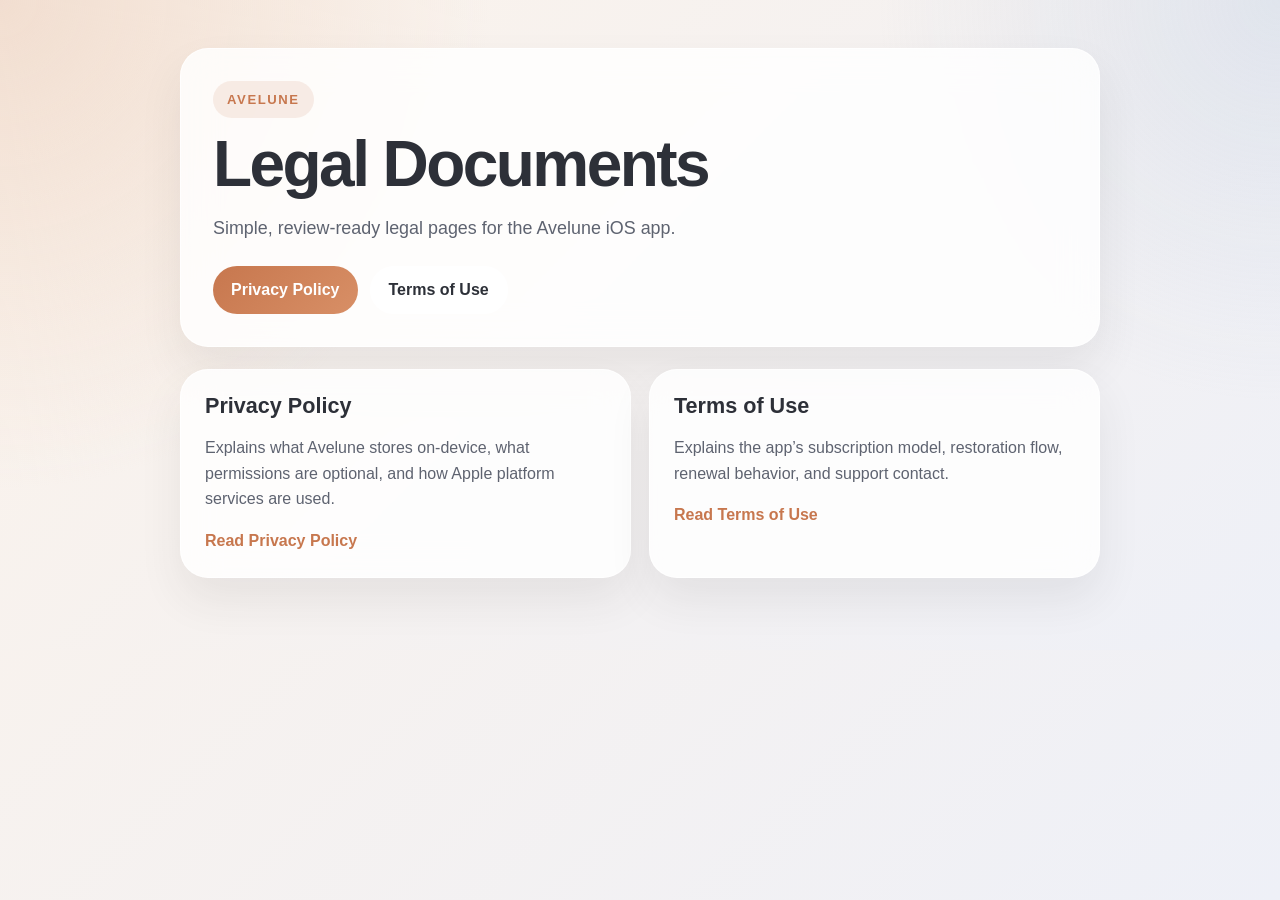
<file: index.html>
<!DOCTYPE html>
<html lang="en">
<head>
  <meta charset="utf-8">
  <meta name="viewport" content="width=device-width, initial-scale=1">
  <title>Avelune Legal</title>
  <meta name="description" content="Avelune legal documents including Privacy Policy and Terms of Use.">
  <link rel="stylesheet" href="./styles.css">
</head>
<body>
  <main class="page">
    <section class="hero card">
      <p class="eyebrow">Avelune</p>
      <h1>Legal Documents</h1>
      <p class="lede">Simple, review-ready legal pages for the Avelune iOS app.</p>
      <div class="actions">
        <a class="button primary" href="./privacy.html">Privacy Policy</a>
        <a class="button secondary" href="./terms.html">Terms of Use</a>
      </div>
    </section>

    <section class="grid">
      <article class="card">
        <h2>Privacy Policy</h2>
        <p>Explains what Avelune stores on-device, what permissions are optional, and how Apple platform services are used.</p>
        <a class="text-link" href="./privacy.html">Read Privacy Policy</a>
      </article>

      <article class="card">
        <h2>Terms of Use</h2>
        <p>Explains the app’s subscription model, restoration flow, renewal behavior, and support contact.</p>
        <a class="text-link" href="./terms.html">Read Terms of Use</a>
      </article>
    </section>
  </main>
</body>
</html>
</file>
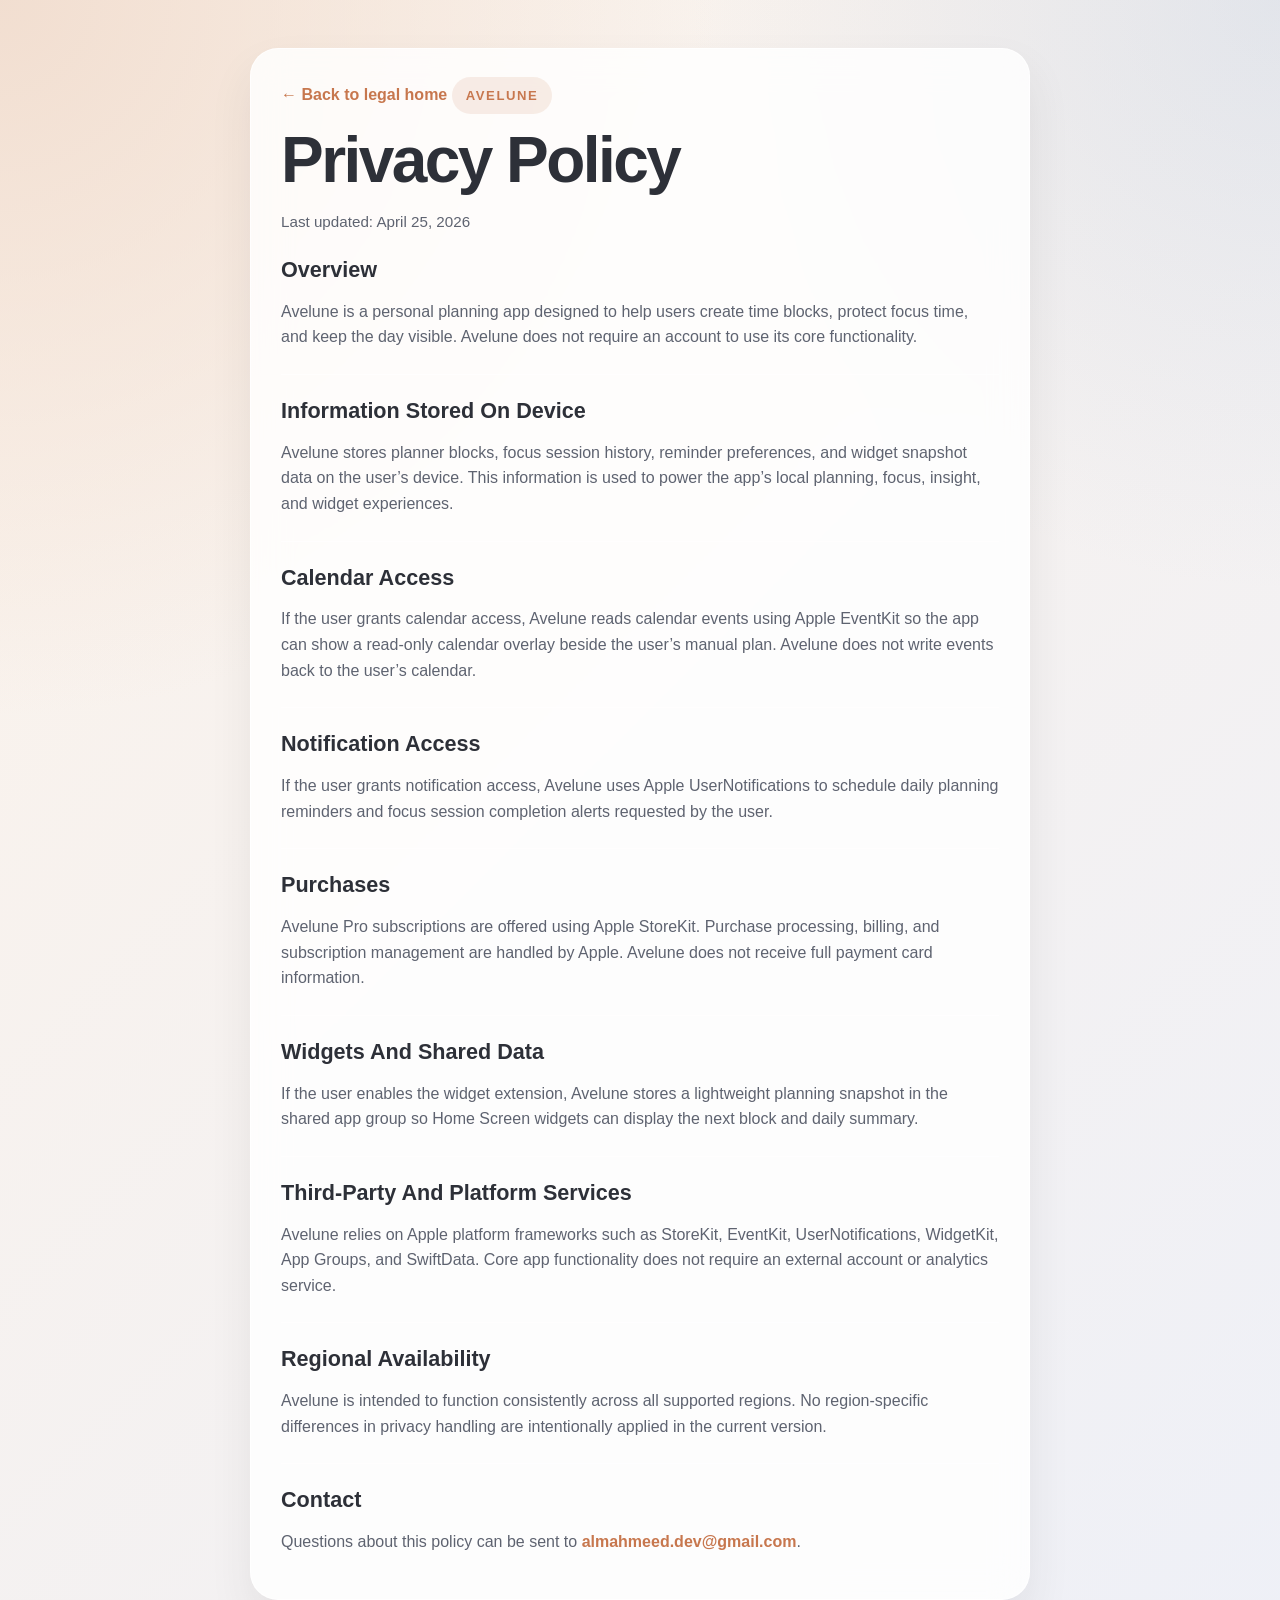
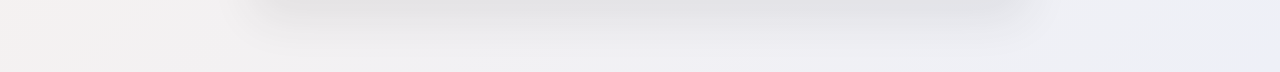
<file: privacy.html>
<!DOCTYPE html>
<html lang="en">
<head>
  <meta charset="utf-8">
  <meta name="viewport" content="width=device-width, initial-scale=1">
  <title>Avelune Privacy Policy</title>
  <meta name="description" content="Privacy Policy for the Avelune iOS app.">
  <link rel="stylesheet" href="./styles.css">
</head>
<body>
  <main class="page narrow">
    <article class="card content">
      <a class="back-link" href="./index.html">← Back to legal home</a>
      <p class="eyebrow">Avelune</p>
      <h1>Privacy Policy</h1>
      <p class="meta">Last updated: April 25, 2026</p>

      <section class="section">
        <h2>Overview</h2>
        <p>Avelune is a personal planning app designed to help users create time blocks, protect focus time, and keep the day visible. Avelune does not require an account to use its core functionality.</p>
      </section>

      <section class="section">
        <h2>Information Stored On Device</h2>
        <p>Avelune stores planner blocks, focus session history, reminder preferences, and widget snapshot data on the user’s device. This information is used to power the app’s local planning, focus, insight, and widget experiences.</p>
      </section>

      <section class="section">
        <h2>Calendar Access</h2>
        <p>If the user grants calendar access, Avelune reads calendar events using Apple EventKit so the app can show a read-only calendar overlay beside the user’s manual plan. Avelune does not write events back to the user’s calendar.</p>
      </section>

      <section class="section">
        <h2>Notification Access</h2>
        <p>If the user grants notification access, Avelune uses Apple UserNotifications to schedule daily planning reminders and focus session completion alerts requested by the user.</p>
      </section>

      <section class="section">
        <h2>Purchases</h2>
        <p>Avelune Pro subscriptions are offered using Apple StoreKit. Purchase processing, billing, and subscription management are handled by Apple. Avelune does not receive full payment card information.</p>
      </section>

      <section class="section">
        <h2>Widgets And Shared Data</h2>
        <p>If the user enables the widget extension, Avelune stores a lightweight planning snapshot in the shared app group so Home Screen widgets can display the next block and daily summary.</p>
      </section>

      <section class="section">
        <h2>Third-Party And Platform Services</h2>
        <p>Avelune relies on Apple platform frameworks such as StoreKit, EventKit, UserNotifications, WidgetKit, App Groups, and SwiftData. Core app functionality does not require an external account or analytics service.</p>
      </section>

      <section class="section">
        <h2>Regional Availability</h2>
        <p>Avelune is intended to function consistently across all supported regions. No region-specific differences in privacy handling are intentionally applied in the current version.</p>
      </section>

      <section class="section">
        <h2>Contact</h2>
        <p>Questions about this policy can be sent to <a class="text-link" href="almahmeed.dev@gmail.com">almahmeed.dev@gmail.com</a>.</p>
      </section>
    </article>
  </main>
</body>
</html>
</file>
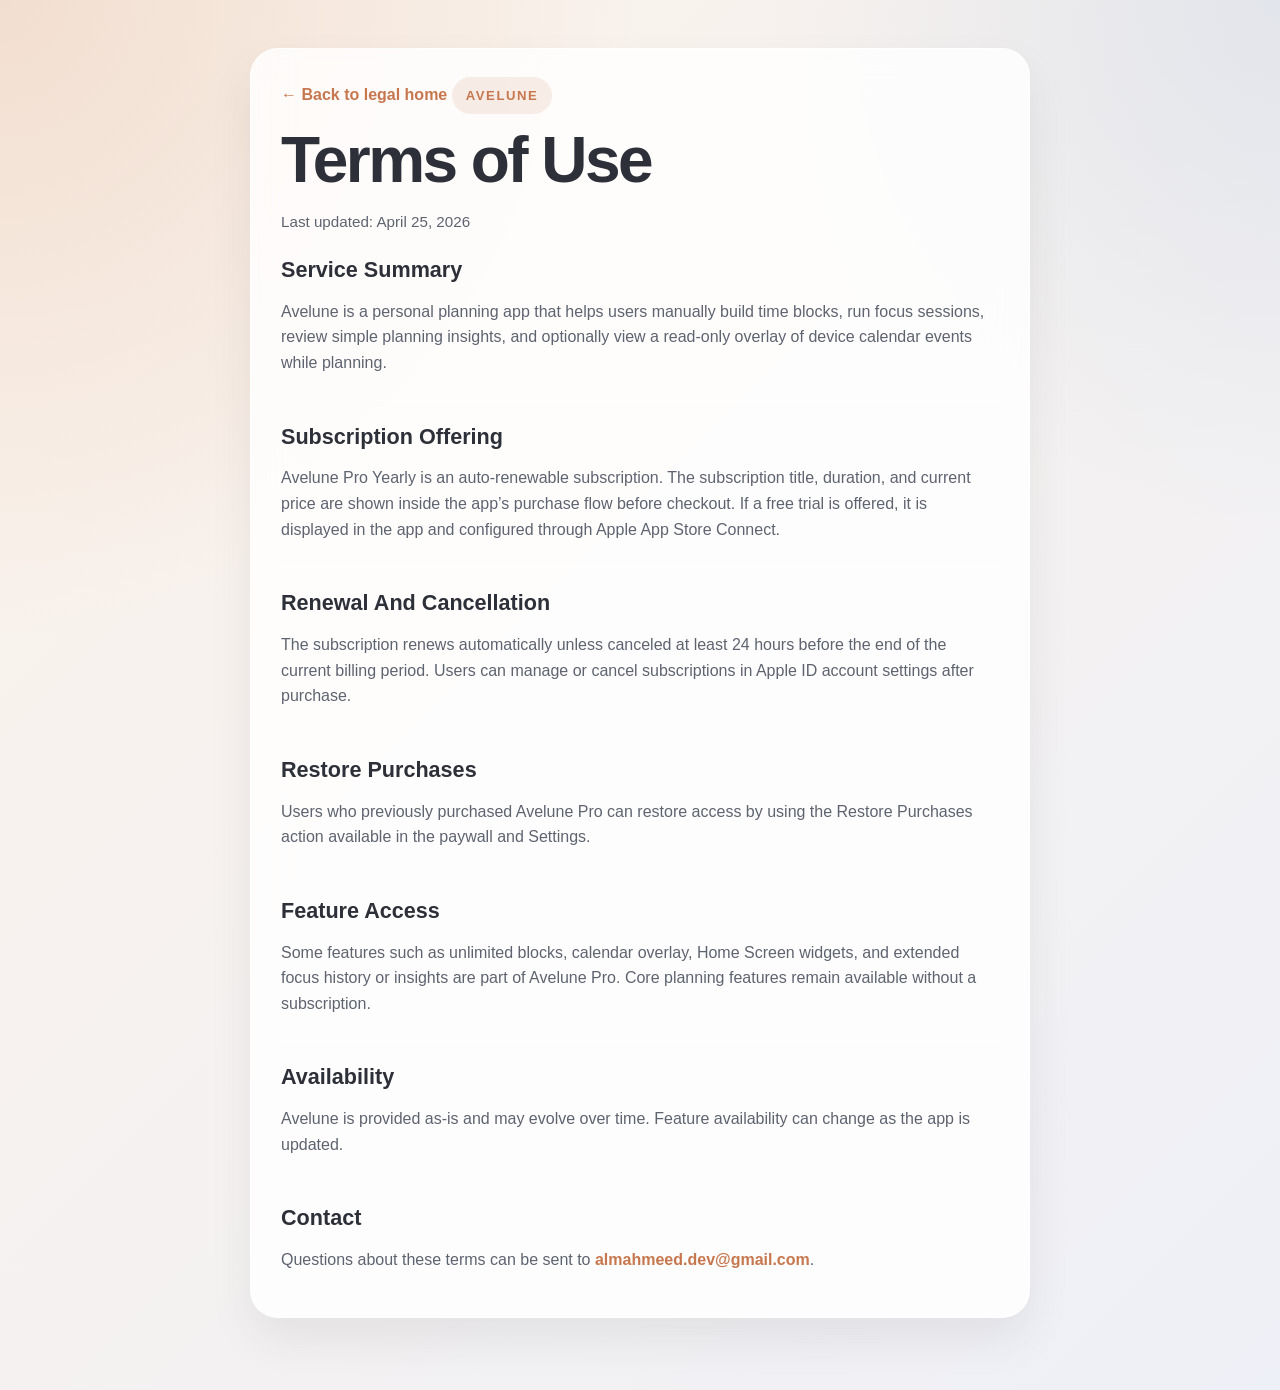
<file: terms.html>
<!DOCTYPE html>
<html lang="en">
<head>
  <meta charset="utf-8">
  <meta name="viewport" content="width=device-width, initial-scale=1">
  <title>Avelune Terms of Use</title>
  <meta name="description" content="Terms of Use for the Avelune iOS app.">
  <link rel="stylesheet" href="./styles.css">
</head>
<body>
  <main class="page narrow">
    <article class="card content">
      <a class="back-link" href="./index.html">← Back to legal home</a>
      <p class="eyebrow">Avelune</p>
      <h1>Terms of Use</h1>
      <p class="meta">Last updated: April 25, 2026</p>

      <section class="section">
        <h2>Service Summary</h2>
        <p>Avelune is a personal planning app that helps users manually build time blocks, run focus sessions, review simple planning insights, and optionally view a read-only overlay of device calendar events while planning.</p>
      </section>

      <section class="section">
        <h2>Subscription Offering</h2>
        <p>Avelune Pro Yearly is an auto-renewable subscription. The subscription title, duration, and current price are shown inside the app’s purchase flow before checkout. If a free trial is offered, it is displayed in the app and configured through Apple App Store Connect.</p>
      </section>

      <section class="section">
        <h2>Renewal And Cancellation</h2>
        <p>The subscription renews automatically unless canceled at least 24 hours before the end of the current billing period. Users can manage or cancel subscriptions in Apple ID account settings after purchase.</p>
      </section>

      <section class="section">
        <h2>Restore Purchases</h2>
        <p>Users who previously purchased Avelune Pro can restore access by using the Restore Purchases action available in the paywall and Settings.</p>
      </section>

      <section class="section">
        <h2>Feature Access</h2>
        <p>Some features such as unlimited blocks, calendar overlay, Home Screen widgets, and extended focus history or insights are part of Avelune Pro. Core planning features remain available without a subscription.</p>
      </section>

      <section class="section">
        <h2>Availability</h2>
        <p>Avelune is provided as-is and may evolve over time. Feature availability can change as the app is updated.</p>
      </section>

      <section class="section">
        <h2>Contact</h2>
        <p>Questions about these terms can be sent to <a class="text-link" href="mailto:almahmeed.dev@gmail.com">almahmeed.dev@gmail.com</a>.</p>
      </section>
    </article>
  </main>
</body>
</html>
</file>
<file: styles.css>
:root {
  color-scheme: light;
  --bg-top: #fcf3ea;
  --bg-bottom: #eef0f7;
  --card: rgba(255, 255, 255, 0.82);
  --card-stroke: rgba(255, 255, 255, 0.75);
  --ink: #2d3038;
  --muted: #5e6370;
  --ember: #c7774e;
  --ember-soft: #f1ddcf;
  --shadow: rgba(45, 48, 56, 0.08);
}

* {
  box-sizing: border-box;
}

html, body {
  margin: 0;
  padding: 0;
  min-height: 100%;
  font-family: "SF Pro Display", "Segoe UI", sans-serif;
  color: var(--ink);
  background:
    radial-gradient(circle at top left, rgba(241, 221, 207, 0.95), transparent 34%),
    radial-gradient(circle at top right, rgba(176, 196, 222, 0.28), transparent 28%),
    linear-gradient(135deg, var(--bg-top), var(--bg-bottom));
}

body {
  line-height: 1.6;
}

.page {
  width: min(920px, calc(100% - 32px));
  margin: 0 auto;
  padding: 48px 0 72px;
}

.page.narrow {
  width: min(780px, calc(100% - 32px));
}

.card {
  background: var(--card);
  border: 1px solid var(--card-stroke);
  border-radius: 28px;
  box-shadow: 0 22px 44px var(--shadow);
  backdrop-filter: blur(18px);
}

.hero {
  padding: 32px;
  margin-bottom: 22px;
}

.content {
  padding: 28px 30px;
}

.eyebrow {
  display: inline-block;
  margin: 0 0 10px;
  padding: 8px 14px;
  border-radius: 999px;
  background: rgba(199, 119, 78, 0.12);
  color: var(--ember);
  font-size: 0.82rem;
  font-weight: 700;
  letter-spacing: 0.12em;
  text-transform: uppercase;
}

h1, h2, h3 {
  margin: 0 0 12px;
  line-height: 1.15;
}

h1 {
  font-size: clamp(2.4rem, 5vw, 4rem);
  letter-spacing: -0.04em;
}

h2 {
  font-size: 1.35rem;
}

p, li {
  font-size: 1rem;
  color: var(--muted);
}

.lede {
  max-width: 42rem;
  margin: 0;
  font-size: 1.12rem;
}

.grid {
  display: grid;
  grid-template-columns: repeat(auto-fit, minmax(260px, 1fr));
  gap: 18px;
}

.grid .card {
  padding: 24px;
}

.actions {
  display: flex;
  flex-wrap: wrap;
  gap: 12px;
  margin-top: 24px;
}

.button, .text-link, .back-link {
  text-decoration: none;
}

.button {
  display: inline-flex;
  align-items: center;
  justify-content: center;
  min-height: 48px;
  padding: 0 18px;
  border-radius: 999px;
  font-weight: 700;
}

.button.primary {
  color: white;
  background: linear-gradient(135deg, var(--ember), #d88f66);
}

.button.secondary {
  color: var(--ink);
  background: rgba(255, 255, 255, 0.88);
  border: 1px solid rgba(255, 255, 255, 0.9);
}

.text-link, .back-link {
  color: var(--ember);
  font-weight: 700;
}

.meta {
  margin: 8px 0 24px;
  color: var(--muted);
  font-size: 0.95rem;
}

.section + .section {
  margin-top: 24px;
  padding-top: 24px;
  border-top: 1px solid rgba(255, 255, 255, 0.62);
}

ul {
  padding-left: 20px;
}

@media (max-width: 640px) {
  .page, .page.narrow {
    width: min(100% - 24px, 100%);
    padding-top: 24px;
    padding-bottom: 40px;
  }

  .hero, .content {
    padding: 22px 20px;
  }
}
</file>
